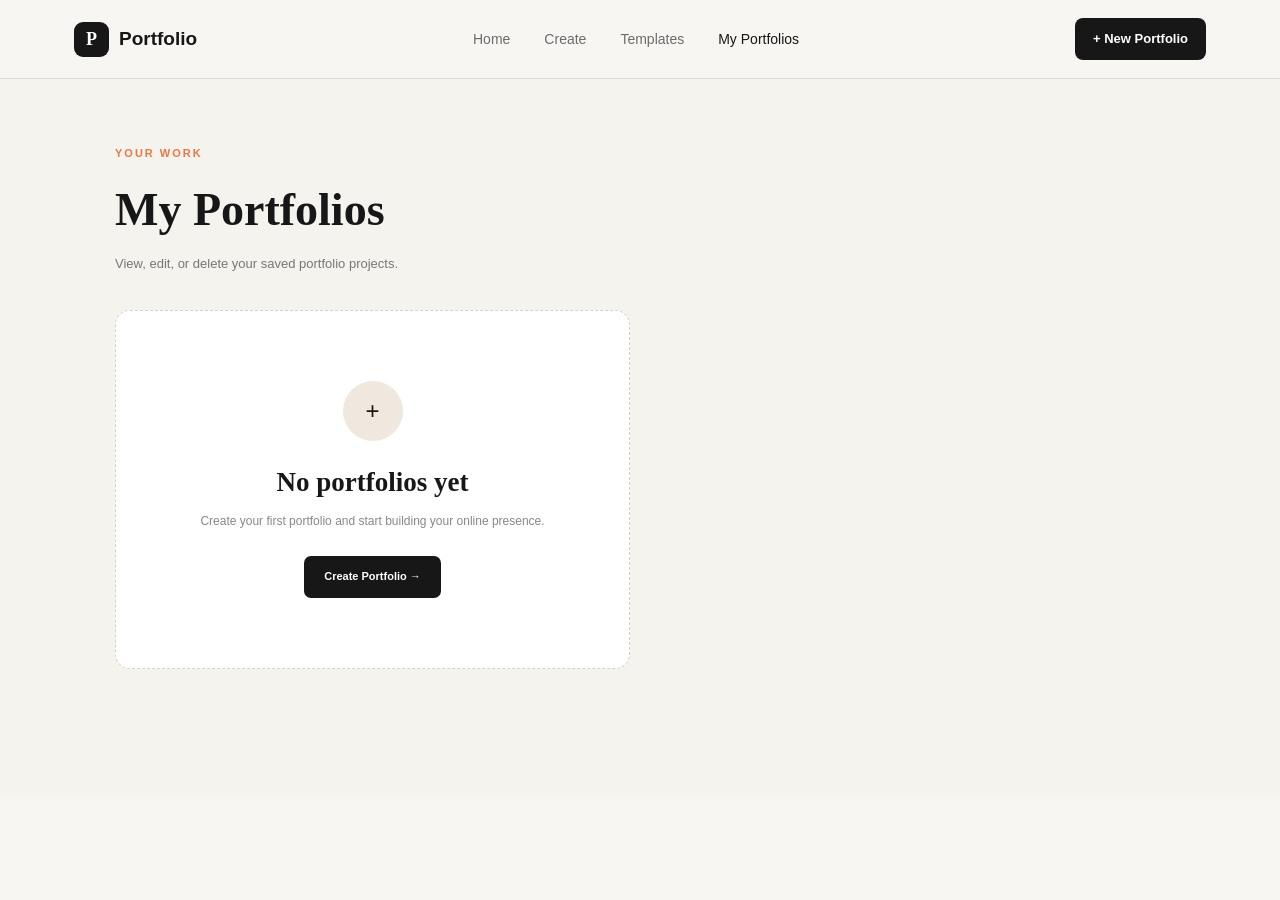
<file: manage.html>
<!DOCTYPE html>
<html lang="en">

<head>

    <meta charset="UTF-8">

    <meta
        name="viewport"
        content="width=device-width, initial-scale=1.0"
    >

    <title>My Portfolios — Portfolio</title>

    <link
        rel="stylesheet"
        href="css/style.css"
    >

    <style>

        .manage-page {
            padding: 60px 20px 100px;
            background: #f5f3ee;
            min-height: 80vh;
        }

        .manage-container {
            max-width: 1050px;
            margin: auto;
        }

        .manage-heading {
            margin-bottom: 35px;
        }

        .manage-heading span {
            color: #e87945;
            font-size: 11px;
            font-weight: 700;
            letter-spacing: 2px;
            text-transform: uppercase;
        }

        .manage-heading h1 {
            font-family: "Playfair Display", serif;
            font-size: 46px;
            margin: 8px 0;
        }

        .manage-heading p {
            color: #777;
            font-size: 13px;
        }

        .portfolio-list {
            display: grid;
            grid-template-columns: repeat(2, 1fr);
            gap: 20px;
        }

        .portfolio-card {
            background: white;
            border: 1px solid #e3dfd7;
            border-radius: 14px;
            padding: 25px;

            transition: .2s ease;
        }

        .portfolio-card:hover {
            transform: translateY(-3px);
            box-shadow: 0 12px 30px rgba(0,0,0,.06);
        }

        .portfolio-card-top {
            display: flex;
            align-items: center;
            gap: 15px;
            margin-bottom: 20px;
        }

        .portfolio-avatar {
            width: 58px;
            height: 58px;

            border-radius: 50%;

            background: #f0e5dc;

            display: flex;
            align-items: center;
            justify-content: center;

            font-size: 18px;
            font-weight: 700;

            color: #d2693e;
        }

        .portfolio-card h2 {
            font-family: "Playfair Display", serif;
            font-size: 23px;
            margin-bottom: 4px;
        }

        .portfolio-card-email {
            color: #888;
            font-size: 11px;
        }

        .template-badge {
            display: inline-block;

            margin-bottom: 20px;

            padding: 6px 10px;

            border-radius: 50px;

            background: #f2f0eb;

            color: #666;

            font-size: 10px;

            text-transform: uppercase;

            letter-spacing: 1px;
        }

        .portfolio-card-actions {
            display: flex;
            gap: 8px;

            border-top: 1px solid #eee;

            padding-top: 18px;
        }

        .action-button {
            flex: 1;

            border: 1px solid #ddd8cf;

            background: white;

            padding: 10px;

            border-radius: 7px;

            cursor: pointer;

            font-size: 11px;

            font-weight: 600;
        }

        .action-button:hover {
            background: #f5f3ee;
        }

        .action-button.primary {
            background: #171717;
            color: white;
            border-color: #171717;
        }

        .action-button.delete {
            color: #c94d4d;
        }

        .empty-state {
            background: white;

            border: 1px dashed #d5d0c8;

            border-radius: 15px;

            text-align: center;

            padding: 70px 30px;
        }

        .empty-icon {
            width: 60px;
            height: 60px;

            background: #f0e8df;

            border-radius: 50%;

            margin: 0 auto 20px;

            display: flex;
            align-items: center;
            justify-content: center;

            font-size: 24px;
        }

        .empty-state h2 {
            font-family: "Playfair Display", serif;
            font-size: 27px;
            margin-bottom: 8px;
        }

        .empty-state p {
            color: #888;
            font-size: 12px;
            margin-bottom: 25px;
        }

        .create-button {
            display: inline-block;

            background: #171717;
            color: white;

            padding: 12px 20px;

            border-radius: 7px;

            font-size: 11px;
            font-weight: 700;
        }

        @media (max-width: 700px) {

            .portfolio-list {
                grid-template-columns: 1fr;
            }

            .manage-heading h1 {
                font-size: 38px;
            }

        }

    </style>

</head>


<body>


<header class="navbar">

    <div class="nav-container">

        <a
            href="index.html"
            class="logo"
        >

            <span class="logo-mark">
                P
            </span>

            <span>
                Portfolio
            </span>

        </a>


        <nav class="nav-links">

            <a href="index.html">
                Home
            </a>

            <a href="create.html">
                Create
            </a>

            <a href="templates.html">
                Templates
            </a>

            <a
                href="manage.html"
                class="active"
            >
                My Portfolios
            </a>

        </nav>


        <a
            href="create.html"
            class="nav-button"
        >
            + New Portfolio
        </a>

    </div>

</header>


<main class="manage-page">

    <div class="manage-container">


        <div class="manage-heading">

            <span>
                Your Work
            </span>

            <h1>
                My Portfolios
            </h1>

            <p>
                View, edit, or delete your saved portfolio projects.
            </p>

        </div>


        <div
            id="portfolioList"
            class="portfolio-list"
        ></div>


    </div>

</main>


<script>


    /* =========================================
       LOAD SAVED PORTFOLIOS
    ========================================= */

    const portfolioList =
        document.getElementById(
            "portfolioList"
        );


    let portfolios =
        JSON.parse(
            localStorage.getItem(
                "savedPortfolios"
            )
        ) || [];


    renderPortfolios();


    /* =========================================
       RENDER
    ========================================= */

    function renderPortfolios() {

        if (portfolios.length === 0) {

            portfolioList.innerHTML = `

                <div class="empty-state">

                    <div class="empty-icon">
                        +
                    </div>

                    <h2>
                        No portfolios yet
                    </h2>

                    <p>
                        Create your first portfolio and
                        start building your online presence.
                    </p>

                    <a
                        href="create.html"
                        class="create-button"
                    >
                        Create Portfolio →
                    </a>

                </div>

            `;

            return;

        }


        portfolioList.innerHTML =
            portfolios
                .map(
                    portfolio =>
                        createPortfolioCard(
                            portfolio
                        )
                )
                .join("");

    }


    /* =========================================
       PORTFOLIO CARD
    ========================================= */

    function createPortfolioCard(
        portfolio
    ) {

        const template =
            portfolio.selectedTemplate ||
            "simple";


        const templateName =
            template.charAt(0).toUpperCase() +
            template.slice(1);


        return `

            <div
                class="portfolio-card"
            >


                <div class="portfolio-card-top">


                    <div class="portfolio-avatar">

                        ${getInitials(
                            portfolio.fullName
                        )}

                    </div>


                    <div>

                        <h2>
                            ${escapeHTML(
                                portfolio.fullName ||
                                "Untitled Portfolio"
                            )}
                        </h2>

                        <div
                            class="portfolio-card-email"
                        >
                            ${escapeHTML(
                                portfolio.email || ""
                            )}
                        </div>

                    </div>


                </div>


                <span class="template-badge">

                    ${templateName}
                    Template

                </span>


                <div
                    class="portfolio-card-actions"
                >

                    <button
                        class="action-button primary"
                        onclick="viewPortfolio('${portfolio.id}')"
                    >
                        View
                    </button>


                    <button
                        class="action-button"
                        onclick="editPortfolio('${portfolio.id}')"
                    >
                        Edit
                    </button>


                    <button
                        class="action-button delete"
                        onclick="deletePortfolio('${portfolio.id}')"
                    >
                        Delete
                    </button>

                </div>


            </div>

        `;

    }


    /* =========================================
       VIEW
    ========================================= */

    function viewPortfolio(id) {

        const portfolio =
            portfolios.find(
                item => item.id === id
            );


        if (!portfolio) {

            alert(
                "Portfolio not found."
            );

            return;

        }


        localStorage.setItem(
            "currentPortfolio",
            JSON.stringify(portfolio)
        );


        window.location.href =
            "preview.html";

    }


    /* =========================================
       EDIT
    ========================================= */

    function editPortfolio(id) {

        const portfolio =
            portfolios.find(
                item => item.id === id
            );


        if (!portfolio) {

            alert(
                "Portfolio not found."
            );

            return;

        }


        localStorage.setItem(
            "currentPortfolio",
            JSON.stringify(portfolio)
        );


        window.location.href =
            "create.html";

    }


    /* =========================================
       DELETE
    ========================================= */

    function deletePortfolio(id) {

        const portfolio =
            portfolios.find(
                item => item.id === id
            );


        if (!portfolio) {

            return;

        }


        const confirmed =
            confirm(
                `Delete ${portfolio.fullName}'s portfolio?`
            );


        if (!confirmed) {

            return;

        }


        portfolios =
            portfolios.filter(
                item => item.id !== id
            );


        localStorage.setItem(
            "savedPortfolios",
            JSON.stringify(portfolios)
        );


        renderPortfolios();

    }


    /* =========================================
       GET INITIALS
    ========================================= */

    function getInitials(name) {

        if (!name) {

            return "P";

        }


        return name
            .split(" ")
            .map(
                word =>
                    word.charAt(0)
            )
            .slice(0, 2)
            .join("")
            .toUpperCase();

    }


    /* =========================================
       SECURITY
    ========================================= */

    function escapeHTML(value) {

        if (
            value === null ||
            value === undefined
        ) {

            return "";

        }


        return String(value)
            .replace(
                /&/g,
                "&amp;"
            )
            .replace(
                /</g,
                "&lt;"
            )
            .replace(
                />/g,
                "&gt;"
            )
            .replace(
                /"/g,
                "&quot;"
            )
            .replace(
                /'/g,
                "&#039;"
            );

    }

</script>


</body>

</html>
</file>
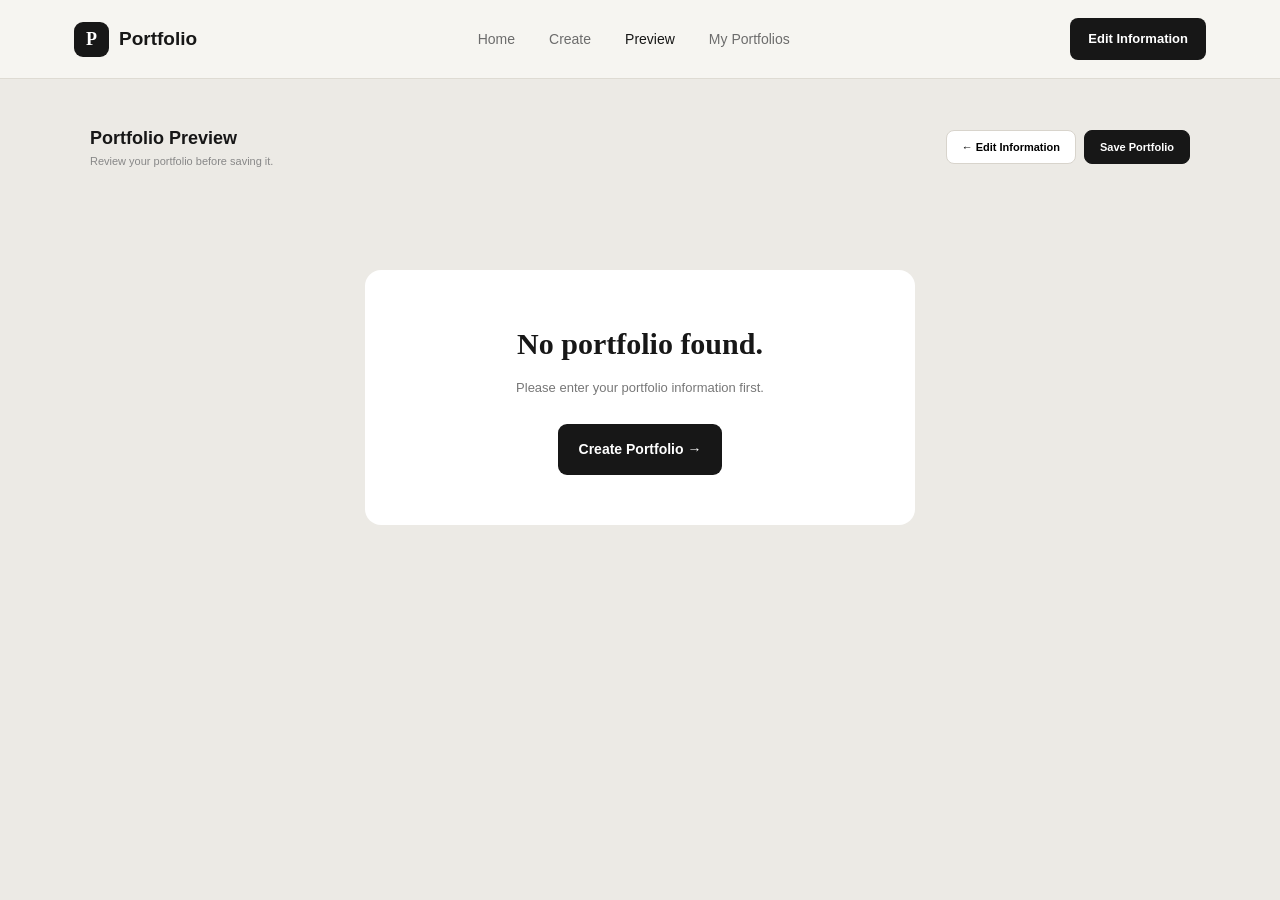
<file: preview.html>
<!DOCTYPE html>
<html lang="en">

<head>

    <meta charset="UTF-8">

    <meta
        name="viewport"
        content="width=device-width, initial-scale=1.0"
    >

    <title>Portfolio Preview — Portfolio</title>

    <link
        rel="stylesheet"
        href="css/style.css"
    >

    <style>

        body {
            background: #eceae5;
        }

        .preview-page {
            padding: 45px 20px 80px;
        }

        .preview-toolbar {
            max-width: 1100px;
            margin: 0 auto 25px;

            display: flex;
            align-items: center;
            justify-content: space-between;

            gap: 15px;
        }

        .preview-toolbar h1 {
            font-size: 18px;
        }

        .preview-toolbar p {
            color: #888;
            font-size: 11px;
        }

        .toolbar-buttons {
            display: flex;
            gap: 8px;
        }

        .toolbar-button {
            border: 1px solid #d8d4cc;
            background: white;
            padding: 10px 15px;
            border-radius: 8px;
            cursor: pointer;

            font-size: 11px;
            font-weight: 600;
        }

        .toolbar-button.primary {
            background: #171717;
            color: white;
            border-color: #171717;
        }

        .portfolio-output {
            max-width: 1100px;
            margin: auto;
        }


        /* =========================================
           SHARED PORTFOLIO STYLES
        ========================================= */

        .portfolio-output * {
            box-sizing: border-box;
        }

        .portfolio-output a {
            text-decoration: none;
        }

        .portfolio-name {
            font-family: "Playfair Display", serif;
        }


        /* =========================================
           SIMPLE TEMPLATE
        ========================================= */

        .portfolio-simple {
            background: #fff;
            min-height: 900px;

            padding: 65px 75px;

            color: #202020;
        }

        .simple-header {
            text-align: center;

            padding-bottom: 45px;

            border-bottom: 1px solid #e4e1da;
        }

        .simple-profile {
            width: 105px;
            height: 105px;

            border-radius: 50%;

            background: #dedbd3;

            margin: 0 auto 20px;

            display: flex;
            align-items: center;
            justify-content: center;

            color: #888;
            font-size: 32px;
            font-weight: 700;

            overflow: hidden;
        }

        .simple-profile img {
            width: 100%;
            height: 100%;
            object-fit: cover;
        }

        .simple-header h1 {
            font-family: "Playfair Display", serif;
            font-size: 46px;

            margin-bottom: 7px;
        }

        .simple-header .simple-contact {
            color: #777;
            font-size: 12px;
        }

        .simple-about {
            max-width: 700px;
            margin: 45px auto;

            text-align: center;
        }

        .simple-about h2,
        .simple-section h2 {
            font-size: 14px;
            text-transform: uppercase;
            letter-spacing: 2px;

            margin-bottom: 13px;
        }

        .simple-about p {
            color: #666;
            font-size: 13px;
            line-height: 1.8;
        }

        .simple-grid {
            display: grid;
            grid-template-columns: 1fr 1fr;

            gap: 50px;

            margin-top: 45px;
        }

        .simple-section {
            margin-bottom: 35px;
        }

        .simple-section p,
        .simple-section li {
            color: #666;
            font-size: 12px;
            line-height: 1.7;
        }

        .simple-section ul {
            padding-left: 18px;
        }

        .simple-item {
            margin-bottom: 17px;
        }

        .simple-item strong {
            display: block;
            font-size: 13px;
            color: #252525;
        }

        .simple-item span {
            color: #999;
            font-size: 11px;
        }

        .simple-socials {
            display: flex;
            justify-content: center;
            gap: 15px;

            margin-top: 40px;
            padding-top: 25px;

            border-top: 1px solid #e4e1da;
        }

        .simple-socials a {
            color: #666;
            font-size: 11px;
            font-weight: 600;
        }


        /* =========================================
           MODERN TEMPLATE
        ========================================= */

        .portfolio-modern {
            background: #f6f5f1;

            min-height: 900px;

            display: grid;

            grid-template-columns: 270px 1fr;

            color: #202321;
        }

        .modern-sidebar {
            background: #1e2421;
            color: white;

            padding: 50px 30px;
        }

        .modern-profile {
            width: 110px;
            height: 110px;

            border-radius: 50%;

            background: #d99675;

            margin: 0 auto 20px;

            overflow: hidden;

            display: flex;
            align-items: center;
            justify-content: center;

            font-size: 30px;
            font-weight: 700;
        }

        .modern-profile img {
            width: 100%;
            height: 100%;
            object-fit: cover;
        }

        .modern-sidebar h1 {
            text-align: center;

            font-family: "Playfair Display", serif;

            font-size: 26px;

            margin-bottom: 5px;
        }

        .modern-sidebar .modern-role {
            text-align: center;

            color: #aeb5b0;

            font-size: 11px;

            margin-bottom: 45px;
        }

        .modern-side-section {
            margin-bottom: 35px;
        }

        .modern-side-section h3 {
            color: #d99675;

            font-size: 9px;

            letter-spacing: 2px;

            text-transform: uppercase;

            margin-bottom: 12px;
        }

        .modern-side-section p,
        .modern-side-section a {
            color: #c5cac7;

            font-size: 11px;

            line-height: 1.8;

            display: block;
        }

        .modern-main {
            padding: 55px;
        }

        .modern-intro-label {
            color: #d17851;

            font-size: 10px;

            letter-spacing: 2px;

            font-weight: 700;

            margin-bottom: 10px;
        }

        .modern-main h2 {
            font-family: "Playfair Display", serif;

            font-size: 40px;

            margin-bottom: 14px;
        }

        .modern-about {
            color: #777;

            font-size: 13px;

            line-height: 1.8;

            max-width: 700px;

            margin-bottom: 50px;
        }

        .modern-section {
            margin-bottom: 45px;
        }

        .modern-section-title {
            display: flex;

            align-items: center;

            gap: 15px;

            margin-bottom: 20px;
        }

        .modern-section-title span {
            font-size: 13px;

            font-weight: 700;
        }

        .modern-section-title::after {
            content: "";

            height: 1px;

            background: #dedbd4;

            flex: 1;
        }

        .modern-card-grid {
            display: grid;

            grid-template-columns: repeat(2, 1fr);

            gap: 15px;
        }

        .modern-card {
            background: white;

            border: 1px solid #e2dfd8;

            border-radius: 10px;

            padding: 20px;
        }

        .modern-card h4 {
            font-size: 14px;

            margin-bottom: 5px;
        }

        .modern-card small {
            color: #d17851;

            font-size: 10px;
        }

        .modern-card p {
            color: #777;

            font-size: 11px;

            line-height: 1.6;

            margin-top: 10px;
        }

        .modern-skills {
            display: flex;

            flex-wrap: wrap;

            gap: 8px;
        }

        .modern-skill {
            background: white;

            border: 1px solid #ddd9d1;

            border-radius: 50px;

            padding: 7px 12px;

            font-size: 10px;

            color: #555;
        }


        /* =========================================
           CREATIVE TEMPLATE
        ========================================= */

        .portfolio-creative {
            background: #f0eaf5;

            min-height: 900px;

            position: relative;

            overflow: hidden;

            color: #302938;

            padding: 65px;
        }

        .creative-decoration-one {
            position: absolute;

            width: 300px;
            height: 300px;

            background: #cbb4dc;

            border-radius: 50%;

            right: -100px;
            top: -100px;
        }

        .creative-decoration-two {
            position: absolute;

            width: 180px;
            height: 180px;

            background: #e6a583;

            border-radius: 50%;

            left: -80px;
            bottom: -70px;
        }

        .creative-inner {
            position: relative;

            z-index: 2;

            max-width: 850px;

            margin: auto;
        }

        .creative-hero {
            min-height: 330px;

            display: grid;

            grid-template-columns: 1fr 220px;

            align-items: center;

            gap: 50px;
        }

        .creative-label {
            color: #7567a8;

            font-size: 11px;

            letter-spacing: 3px;

            font-weight: 700;

            margin-bottom: 15px;
        }

        .creative-hero h1 {
            font-family: "Playfair Display", serif;

            font-size: 64px;

            line-height: 1;

            margin-bottom: 13px;
        }

        .creative-role {
            font-size: 15px;

            color: #806f91;

            margin-bottom: 20px;
        }

        .creative-about {
            color: #655b6d;

            font-size: 12px;

            line-height: 1.8;

            max-width: 550px;
        }

        .creative-profile {
            width: 210px;
            height: 210px;

            border-radius: 35% 65% 60% 40% / 40% 35% 65% 60%;

            background: #e2cde9;

            overflow: hidden;

            display: flex;

            align-items: center;
            justify-content: center;

            font-size: 40px;

            font-weight: 700;

            box-shadow: 15px 15px 0 #d3b7df;
        }

        .creative-profile img {
            width: 100%;
            height: 100%;

            object-fit: cover;
        }

        .creative-section {
            background: rgba(255,255,255,.78);

            border-radius: 18px;

            padding: 28px;

            margin-top: 22px;

            box-shadow: 0 10px 30px rgba(70,50,80,.05);
        }

        .creative-section h2 {
            font-family: "Playfair Display", serif;

            font-size: 25px;

            margin-bottom: 18px;
        }

        .creative-project-grid {
            display: grid;

            grid-template-columns: repeat(2, 1fr);

            gap: 15px;
        }

        .creative-project {
            background: #f7f2fa;

            border-radius: 12px;

            padding: 20px;

            border: 1px solid #e2d7e8;
        }

        .creative-project h3 {
            font-size: 14px;

            margin-bottom: 7px;
        }

        .creative-project p {
            font-size: 11px;

            color: #746a7a;

            line-height: 1.7;
        }

        .creative-education-item {
            border-left: 3px solid #9b83ae;

            padding-left: 15px;

            margin-bottom: 18px;
        }

        .creative-education-item strong {
            display: block;

            font-size: 13px;
        }

        .creative-education-item span {
            color: #806f91;

            font-size: 10px;
        }

        .creative-socials {
            display: flex;

            flex-wrap: wrap;

            gap: 10px;
        }

        .creative-socials a {
            background: #302938;

            color: white;

            border-radius: 50px;

            padding: 8px 13px;

            font-size: 10px;
        }


        /* =========================================
           EMPTY STATE
        ========================================= */

        .empty-preview {
            max-width: 550px;

            margin: 100px auto;

            text-align: center;

            background: white;

            padding: 50px;

            border-radius: 16px;
        }

        .empty-preview h2 {
            font-family: "Playfair Display", serif;

            font-size: 30px;

            margin-bottom: 10px;
        }

        .empty-preview p {
            color: #777;

            font-size: 13px;

            margin-bottom: 25px;
        }


        /* =========================================
           RESPONSIVE
        ========================================= */

        @media (max-width: 800px) {

            .preview-toolbar {
                flex-direction: column;
                align-items: flex-start;
            }

            .portfolio-simple {
                padding: 40px 25px;
            }

            .simple-grid {
                grid-template-columns: 1fr;
                gap: 0;
            }

            .portfolio-modern {
                grid-template-columns: 1fr;
            }

            .modern-sidebar {
                padding: 35px 25px;
            }

            .modern-main {
                padding: 35px 25px;
            }

            .modern-card-grid {
                grid-template-columns: 1fr;
            }

            .creative-hero {
                grid-template-columns: 1fr;
            }

            .creative-profile {
                width: 160px;
                height: 160px;
            }

            .portfolio-creative {
                padding: 35px 20px;
            }

            .creative-hero h1 {
                font-size: 48px;
            }

            .creative-project-grid {
                grid-template-columns: 1fr;
            }

        }

    </style>

</head>


<body>


<header class="navbar">

    <div class="nav-container">

        <a
            href="index.html"
            class="logo"
        >

            <span class="logo-mark">
                P
            </span>

            <span>
                Portfolio
            </span>

        </a>


        <nav class="nav-links">

            <a href="index.html">
                Home
            </a>

            <a href="create.html">
                Create
            </a>

            <a
                href="templates.html"
                class="active"
            >
                Preview
            </a>

            <a href="manage.html">
                My Portfolios
            </a>

        </nav>


        <a
    href="#"
    class="nav-button"
    onclick="editPortfolio(); return false;"
>
    Edit Information
</a>

    </div>

</header>


<main class="preview-page">


    <div class="preview-toolbar">

        <div>

            <h1>
                Portfolio Preview
            </h1>

            <p>
                Review your portfolio before saving it.
            </p>

        </div>


        <div class="toolbar-buttons">

            <button
                class="toolbar-button"
                onclick="editPortfolio()"
            >
                ← Edit Information
            </button>

            <button
                class="toolbar-button primary"
                onclick="savePortfolio()"
            >
                Save Portfolio
            </button>

        </div>

    </div>


    <div
        id="portfolioOutput"
        class="portfolio-output"
    ></div>


</main>


<script>

    /* =========================================
       GET DATA
    ========================================= */

    const portfolio =
        JSON.parse(
            localStorage.getItem("currentPortfolio")
        );


    const output =
        document.getElementById("portfolioOutput");


    /* =========================================
       CHECK DATA
    ========================================= */

    if (!portfolio) {

        output.innerHTML = `

            <div class="empty-preview">

                <h2>
                    No portfolio found.
                </h2>

                <p>
                    Please enter your portfolio information first.
                </p>

                <a
                    href="create.html"
                    class="btn btn-primary"
                >
                    Create Portfolio →
                </a>

            </div>

        `;

    } else {

        renderPortfolio();

    }


    /* =========================================
       RENDER PORTFOLIO
    ========================================= */

    function renderPortfolio() {

        const template =
            portfolio.selectedTemplate || "simple";


        if (template === "simple") {

            renderSimple();

        } else if (template === "modern") {

            renderModern();

        } else if (template === "creative") {

            renderCreative();

        }

    }


    /* =========================================
       PROFILE IMAGE
    ========================================= */

    

        function getProfileImage(name) {

    if (portfolio.profile_image_url) {

        return `
            <img
                src="${portfolio.profile_image_url}"
                alt="${escapeHTML(name || "Profile Picture")}"
            >
        `;

    }

    return getInitials(name);

}


function getInitials(name) {

    if (!name) return "P";

    return name
        .split(" ")
        .map(word => word.charAt(0))
        .slice(0, 2)
        .join("")
        .toUpperCase();

}


    /* =========================================
       SIMPLE TEMPLATE
    ========================================= */

    function renderSimple() {

        output.innerHTML = `

            <section class="portfolio-simple">

                <div class="simple-header">

                    <div class="simple-profile">

    ${getProfileImage(portfolio.fullName)}

</div>

                    <h1 class="portfolio-name">
                        ${escapeHTML(portfolio.fullName)}
                    </h1>

                    <div class="simple-contact">

                        ${escapeHTML(portfolio.email || "")}

                        ${portfolio.contactNumber
                            ? " • " + escapeHTML(portfolio.contactNumber)
                            : ""
                        }

                        ${portfolio.address
                            ? " • " + escapeHTML(portfolio.address)
                            : ""
                        }

                    </div>

                </div>


                <div class="simple-about">

                    <h2>
                        About Me
                    </h2>

                    <p>
                        ${escapeHTML(
                            portfolio.aboutMe || "No description provided."
                        )}
                    </p>

                </div>


                <div class="simple-grid">

                    <div>

                        <div class="simple-section">

                            <h2>
                                Education
                            </h2>

                            ${renderSimpleEducation()}

                        </div>


                        <div class="simple-section">

                            <h2>
                                Experience
                            </h2>

                            ${renderSimpleExperience()}

                        </div>

                    </div>


                    <div>

                        <div class="simple-section">

                            <h2>
                                Skills
                            </h2>

                            <p>
                                ${escapeHTML(
                                    portfolio.skills || "No skills added."
                                )}
                            </p>

                        </div>


                        <div class="simple-section">

                            <h2>
                                Projects
                            </h2>

                            ${renderSimpleProjects()}

                        </div>

                    </div>

                </div>


                ${renderSimpleSocials()}

            </section>

        `;

    }


    function renderSimpleEducation() {

        if (!portfolio.education ||
            portfolio.education.length === 0) {

            return "<p>No education added.</p>";

        }


        return portfolio.education
            .map(item => `

                <div class="simple-item">

                    <strong>
                        ${escapeHTML(item.degree || item.school || "")}
                    </strong>

                    <span>
                        ${escapeHTML(item.school || "")}
                        ${item.year
                            ? " • " + escapeHTML(item.year)
                            : ""
                        }
                    </span>

                    ${
                        item.description
                        ? `<p>${escapeHTML(item.description)}</p>`
                        : ""
                    }

                </div>

            `)
            .join("");

    }


    function renderSimpleExperience() {

        if (!portfolio.experience ||
            portfolio.experience.length === 0) {

            return "<p>No experience added.</p>";

        }


        return portfolio.experience
            .map(item => `

                <div class="simple-item">

                    <strong>
                        ${escapeHTML(item.position || "")}
                    </strong>

                    <span>
                        ${escapeHTML(item.company || "")}
                        ${item.duration
                            ? " • " + escapeHTML(item.duration)
                            : ""
                        }
                    </span>

                    ${
                        item.description
                        ? `<p>${escapeHTML(item.description)}</p>`
                        : ""
                    }

                </div>

            `)
            .join("");

    }


    function renderSimpleProjects() {

        if (!portfolio.projects ||
            portfolio.projects.length === 0) {

            return "<p>No projects added.</p>";

        }


        return portfolio.projects
            .map(item => `

                <div class="simple-item">

                    <strong>
                        ${escapeHTML(item.name || "")}
                    </strong>

                    ${
                        item.link
                        ? `
                            <a
                                href="${safeURL(item.link)}"
                                target="_blank"
                                style="
                                    color:#e87945;
                                    font-size:11px;
                                "
                            >
                                View Project
                            </a>
                        `
                        : ""
                    }

                    ${
                        item.description
                        ? `<p>${escapeHTML(item.description)}</p>`
                        : ""
                    }

                </div>

            `)
            .join("");

    }


    function renderSimpleSocials() {

        const links = [];

        if (portfolio.github)
            links.push(
                `<a href="${safeURL(portfolio.github)}" target="_blank">GitHub</a>`
            );

        if (portfolio.linkedin)
            links.push(
                `<a href="${safeURL(portfolio.linkedin)}" target="_blank">LinkedIn</a>`
            );

        if (portfolio.facebook)
            links.push(
                `<a href="${safeURL(portfolio.facebook)}" target="_blank">Facebook</a>`
            );

        if (portfolio.website)
            links.push(
                `<a href="${safeURL(portfolio.website)}" target="_blank">Website</a>`
            );


        if (links.length === 0)
            return "";


        return `

            <div class="simple-socials">
                ${links.join("")}
            </div>

        `;

    }


    /* =========================================
       MODERN TEMPLATE
    ========================================= */

    function renderModern() {

        output.innerHTML = `

            <section class="portfolio-modern">


                <aside class="modern-sidebar">

                    <div class="modern-profile">

    ${getProfileImage(portfolio.fullName)}

</div>


                    <h1>
                        ${escapeHTML(portfolio.fullName)}
                    </h1>


                    <div class="modern-role">
                        Portfolio
                    </div>


                    <div class="modern-side-section">

                        <h3>
                            Contact
                        </h3>

                        <p>
                            ${escapeHTML(portfolio.email || "")}
                        </p>

                        <p>
                            ${escapeHTML(
                                portfolio.contactNumber || ""
                            )}
                        </p>

                        <p>
                            ${escapeHTML(
                                portfolio.address || ""
                            )}
                        </p>

                    </div>


                    <div class="modern-side-section">

                        <h3>
                            Social
                        </h3>

                        ${portfolio.github
                            ? `<a href="${safeURL(portfolio.github)}" target="_blank">GitHub</a>`
                            : ""
                        }

                        ${portfolio.linkedin
                            ? `<a href="${safeURL(portfolio.linkedin)}" target="_blank">LinkedIn</a>`
                            : ""
                        }

                        ${portfolio.website
                            ? `<a href="${safeURL(portfolio.website)}" target="_blank">Website</a>`
                            : ""
                        }

                    </div>

                </aside>


                <div class="modern-main">

                    <div class="modern-intro-label">
                        HELLO, I'M
                    </div>

                    <h2>
                        ${escapeHTML(portfolio.fullName)}
                    </h2>

                    <p class="modern-about">
                        ${escapeHTML(
                            portfolio.aboutMe || ""
                        )}
                    </p>


                    <section class="modern-section">

                        <div class="modern-section-title">
                            <span>
                                Skills
                            </span>
                        </div>

                        <div class="modern-skills">

                            ${renderModernSkills()}

                        </div>

                    </section>


                    <section class="modern-section">

                        <div class="modern-section-title">
                            <span>
                                Projects
                            </span>
                        </div>

                        <div class="modern-card-grid">

                            ${renderModernProjects()}

                        </div>

                    </section>


                    <section class="modern-section">

                        <div class="modern-section-title">
                            <span>
                                Education
                            </span>
                        </div>

                        <div class="modern-card-grid">

                            ${renderModernEducation()}

                        </div>

                    </section>


                    <section class="modern-section">

                        <div class="modern-section-title">
                            <span>
                                Experience
                            </span>
                        </div>

                        <div class="modern-card-grid">

                            ${renderModernExperience()}

                        </div>

                    </section>

                </div>

            </section>

        `;

    }


    function renderModernSkills() {

        if (!portfolio.skills)
            return `<span class="modern-skill">No skills added</span>`;


        return portfolio.skills
            .split(",")
            .map(skill => `

                <span class="modern-skill">
                    ${escapeHTML(skill.trim())}
                </span>

            `)
            .join("");

    }


    function renderModernProjects() {

        if (!portfolio.projects ||
            portfolio.projects.length === 0) {

            return `
                <div class="modern-card">
                    <p>No projects added.</p>
                </div>
            `;

        }


        return portfolio.projects
            .map(item => `

                <article class="modern-card">

                    <h4>
                        ${escapeHTML(item.name || "Project")}
                    </h4>

                    ${
                        item.link
                        ? `
                            <small>
                                <a
                                    href="${safeURL(item.link)}"
                                    target="_blank"
                                    style="color:#d17851"
                                >
                                    View Project →
                                </a>
                            </small>
                        `
                        : ""
                    }

                    <p>
                        ${escapeHTML(
                            item.description || ""
                        )}
                    </p>

                </article>

            `)
            .join("");

    }


    function renderModernEducation() {

        if (!portfolio.education ||
            portfolio.education.length === 0) {

            return `
                <div class="modern-card">
                    <p>No education added.</p>
                </div>
            `;

        }


        return portfolio.education
            .map(item => `

                <article class="modern-card">

                    <h4>
                        ${escapeHTML(
                            item.degree ||
                            item.school ||
                            ""
                        )}
                    </h4>

                    <small>
                        ${escapeHTML(item.school || "")}
                    </small>

                    <p>
                        ${escapeHTML(item.year || "")}
                    </p>

                </article>

            `)
            .join("");

    }


    function renderModernExperience() {

        if (!portfolio.experience ||
            portfolio.experience.length === 0) {

            return `
                <div class="modern-card">
                    <p>No experience added.</p>
                </div>
            `;

        }


        return portfolio.experience
            .map(item => `

                <article class="modern-card">

                    <h4>
                        ${escapeHTML(
                            item.position || ""
                        )}
                    </h4>

                    <small>
                        ${escapeHTML(
                            item.company || ""
                        )}
                    </small>

                    <p>
                        ${escapeHTML(
                            item.duration || ""
                        )}
                    </p>

                    <p>
                        ${escapeHTML(
                            item.description || ""
                        )}
                    </p>

                </article>

            `)
            .join("");

    }


    /* =========================================
       CREATIVE TEMPLATE
    ========================================= */

    function renderCreative() {

        output.innerHTML = `

            <section class="portfolio-creative">


                <div class="creative-decoration-one"></div>

                <div class="creative-decoration-two"></div>


                <div class="creative-inner">


                    <div class="creative-hero">


                        <div>

                            <div class="creative-label">
                                PORTFOLIO
                            </div>

                            <h1>
                                ${escapeHTML(
                                    portfolio.fullName
                                )}
                            </h1>

                            <div class="creative-role">
                                Creative Professional
                            </div>

                            <p class="creative-about">
                                ${escapeHTML(
                                    portfolio.aboutMe || ""
                                )}
                            </p>

                        </div>


                        <div class="creative-profile">

    ${getProfileImage(
        portfolio.fullName
    )}

</div>


                    </div>


                    <section class="creative-section">

                        <h2>
                            My Skills
                        </h2>

                        <div class="creative-socials">

                            ${renderCreativeSkills()}

                        </div>

                    </section>


                    <section class="creative-section">

                        <h2>
                            Selected Projects
                        </h2>

                        <div class="creative-project-grid">

                            ${renderCreativeProjects()}

                        </div>

                    </section>


                    <section class="creative-section">

                        <h2>
                            Education
                        </h2>

                        ${renderCreativeEducation()}

                    </section>


                    <section class="creative-section">

                        <h2>
                            Experience
                        </h2>

                        ${renderCreativeExperience()}

                    </section>


                    <section class="creative-section">

                        <h2>
                            Find Me Online
                        </h2>

                        <div class="creative-socials">

                            ${renderCreativeSocials()}

                        </div>

                    </section>


                </div>

            </section>

        `;

    }


    function renderCreativeSkills() {

        if (!portfolio.skills)
            return "<span>No skills added.</span>";


        return portfolio.skills
            .split(",")
            .map(skill => `

                <span class="creative-socials">
                    ${escapeHTML(skill.trim())}
                </span>

            `)
            .join("");

    }


    function renderCreativeProjects() {

        if (!portfolio.projects ||
            portfolio.projects.length === 0) {

            return `
                <div class="creative-project">
                    <p>No projects added.</p>
                </div>
            `;

        }


        return portfolio.projects
            .map(item => `

                <article class="creative-project">

                    <h3>
                        ${escapeHTML(
                            item.name || "Project"
                        )}
                    </h3>

                    <p>
                        ${escapeHTML(
                            item.description || ""
                        )}
                    </p>

                    ${
                        item.link
                        ? `
                            <p style="margin-top:10px;">
                                <a
                                    href="${safeURL(item.link)}"
                                    target="_blank"
                                    style="
                                        color:#7567a8;
                                        font-weight:700;
                                    "
                                >
                                    View Project →
                                </a>
                            </p>
                        `
                        : ""
                    }

                </article>

            `)
            .join("");

    }


    function renderCreativeEducation() {

        if (!portfolio.education ||
            portfolio.education.length === 0) {

            return "<p>No education added.</p>";

        }


        return portfolio.education
            .map(item => `

                <div class="creative-education-item">

                    <strong>
                        ${escapeHTML(
                            item.degree ||
                            item.school ||
                            ""
                        )}
                    </strong>

                    <span>
                        ${escapeHTML(
                            item.school || ""
                        )}

                        ${
                            item.year
                            ? " • " +
                              escapeHTML(item.year)
                            : ""
                        }
                    </span>

                    ${
                        item.description
                        ? `
                            <p style="
                                font-size:11px;
                                color:#746a7a;
                                margin-top:5px;
                            ">
                                ${escapeHTML(
                                    item.description
                                )}
                            </p>
                        `
                        : ""
                    }

                </div>

            `)
            .join("");

    }


    function renderCreativeExperience() {

        if (!portfolio.experience ||
            portfolio.experience.length === 0) {

            return "<p>No experience added.</p>";

        }


        return portfolio.experience
            .map(item => `

                <div class="creative-education-item">

                    <strong>
                        ${escapeHTML(
                            item.position || ""
                        )}
                    </strong>

                    <span>
                        ${escapeHTML(
                            item.company || ""
                        )}

                        ${
                            item.duration
                            ? " • " +
                              escapeHTML(item.duration)
                            : ""
                        }
                    </span>

                    ${
                        item.description
                        ? `
                            <p style="
                                font-size:11px;
                                color:#746a7a;
                                margin-top:5px;
                            ">
                                ${escapeHTML(
                                    item.description
                                )}
                            </p>
                        `
                        : ""
                    }

                </div>

            `)
            .join("");

    }


    function renderCreativeSocials() {

        const links = [];

        if (portfolio.github) {

            links.push(`
                <a
                    href="${safeURL(portfolio.github)}"
                    target="_blank"
                >
                    GitHub
                </a>
            `);

        }

        if (portfolio.linkedin) {

            links.push(`
                <a
                    href="${safeURL(portfolio.linkedin)}"
                    target="_blank"
                >
                    LinkedIn
                </a>
            `);

        }

        if (portfolio.facebook) {

            links.push(`
                <a
                    href="${safeURL(portfolio.facebook)}"
                    target="_blank"
                >
                    Facebook
                </a>
            `);

        }

        if (portfolio.website) {

            links.push(`
                <a
                    href="${safeURL(portfolio.website)}"
                    target="_blank"
                >
                    Website
                </a>
            `);

        }


        if (links.length === 0)
            return "<span>No social links added.</span>";


        return links.join("");

    }


    /* =========================================
       EDIT
    ========================================= */

   function editPortfolio() {

    if (portfolio && portfolio.id) {
        localStorage.setItem("editPortfolioId", portfolio.id);
    }

    window.location.href = "create.html";
}


    /* =========================================
       SAVE
    ========================================= */

    function savePortfolio() {

        const existing =
            JSON.parse(
                localStorage.getItem("savedPortfolios")
            ) || [];


        const portfolioToSave = {

            ...portfolio,

            id:
                portfolio.id ||
                Date.now().toString(),

            savedAt:
                new Date().toISOString()

        };


        const index =
            existing.findIndex(
                item => item.id === portfolioToSave.id
            );


        if (index >= 0) {

            existing[index] =
                portfolioToSave;

        } else {

            existing.push(
                portfolioToSave
            );

        }


        localStorage.setItem(
            "savedPortfolios",
            JSON.stringify(existing)
        );


        localStorage.setItem(
            "currentPortfolio",
            JSON.stringify(portfolioToSave)
        );


        alert(
            "Portfolio saved successfully!"
        );


        window.location.href =
            "manage.html";

    }


    /* =========================================
       SECURITY HELPERS
    ========================================= */

    function escapeHTML(value) {

        if (value === null ||
            value === undefined) {

            return "";

        }

        return String(value)
            .replace(/&/g, "&amp;")
            .replace(/</g, "&lt;")
            .replace(/>/g, "&gt;")
            .replace(/"/g, "&quot;")
            .replace(/'/g, "&#039;");

    }


    function safeURL(value) {

        if (!value)
            return "#";


        try {

            const url =
                new URL(value);

            if (
                url.protocol === "http:" ||
                url.protocol === "https:"
            ) {

                return url.href;

            }

        } catch (error) {

            return "#";

        }


        return "#";

    }

</script>


</body>

</html>
</file>
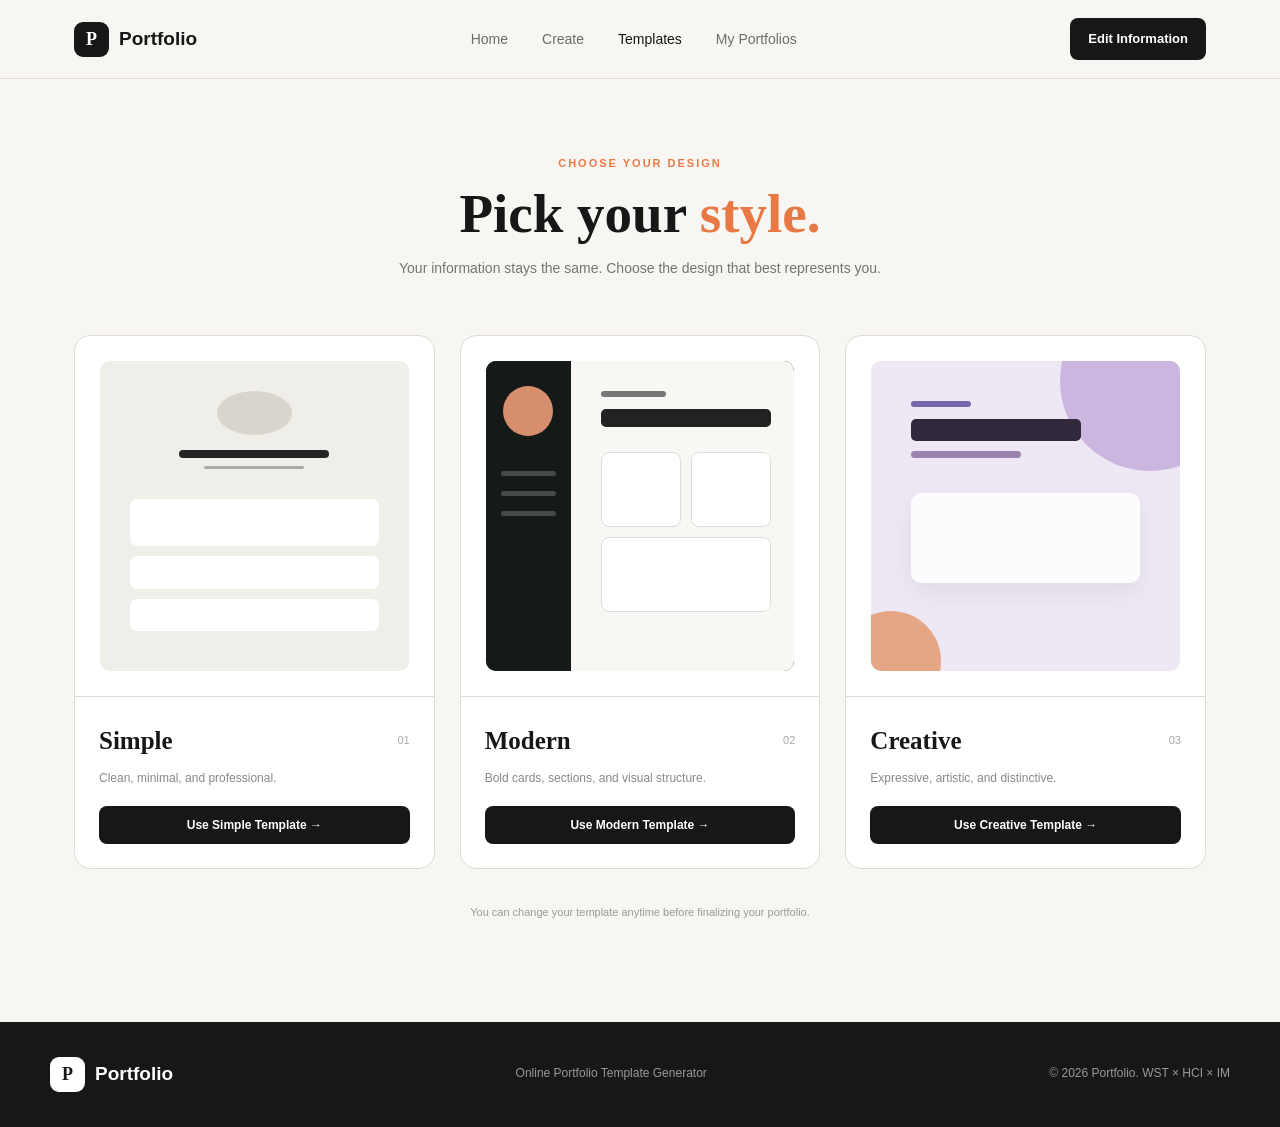
<file: templates.html>
<!DOCTYPE html>
<html lang="en">

<head>

    <meta charset="UTF-8">

    <meta
        name="viewport"
        content="width=device-width, initial-scale=1.0"
    >

    <title>Choose Template — Portfolio</title>

    <link
        rel="stylesheet"
        href="css/style.css"
    >

    <style>

        .templates-page {
            max-width: 1180px;
            margin: auto;
            padding: 70px 24px 100px;
        }

        .templates-header {
            text-align: center;
            max-width: 650px;
            margin: 0 auto 55px;
        }

        .templates-header .section-label {
            display: inline-block;
            margin-bottom: 12px;
        }

        .templates-header h1 {
            font-family: "Playfair Display", serif;
            font-size: 55px;
            line-height: 1.05;
            margin-bottom: 15px;
        }

        .templates-header h1 span {
            color: var(--orange);
        }

        .templates-header p {
            color: var(--gray);
            font-size: 14px;
        }

        .template-choice-grid {
            display: grid;
            grid-template-columns: repeat(3, 1fr);
            gap: 25px;
        }

        .choice-card {
            background: white;
            border: 1px solid var(--border);
            border-radius: 16px;
            overflow: hidden;
            transition: 0.25s ease;
        }

        .choice-card:hover {
            transform: translateY(-7px);
            box-shadow:
                0 20px 50px rgba(0, 0, 0, 0.09);
        }

        .choice-preview {
            height: 360px;
            padding: 25px;
        }

        .choice-info {
            padding: 24px;
            border-top: 1px solid var(--border);
        }

        .choice-info-top {
            display: flex;
            align-items: center;
            justify-content: space-between;
            margin-bottom: 8px;
        }

        .choice-number {
            font-size: 11px;
            color: #aaa;
        }

        .choice-info h2 {
            font-family: "Playfair Display", serif;
            font-size: 25px;
        }

        .choice-info p {
            color: #888;
            font-size: 12px;
            margin-bottom: 18px;
        }

        .choose-button {
            width: 100%;
            border: none;
            padding: 12px;
            border-radius: 8px;
            background: var(--dark);
            color: white;
            cursor: pointer;
            font-size: 12px;
            font-weight: 600;
            transition: 0.2s ease;
        }

        .choose-button:hover {
            background: #333;
        }

        /* SIMPLE */

        .simple-preview {
            background: #f0eee9;
            height: 100%;
            padding: 30px;
            border-radius: 10px;

            display: flex;
            flex-direction: column;
            align-items: center;
        }

        .simple-avatar {
            width: 75px;
            height: 75px;
            border-radius: 50%;
            background: #d8d5cd;
            margin-bottom: 15px;
        }

        .simple-name {
            width: 150px;
            height: 14px;
            background: #252525;
            border-radius: 4px;
            margin-bottom: 8px;
        }

        .simple-role {
            width: 100px;
            height: 6px;
            background: #aaa;
            border-radius: 4px;
            margin-bottom: 30px;
        }

        .simple-section {
            width: 100%;
            height: 55px;
            background: white;
            border-radius: 7px;
            margin-bottom: 10px;
        }

        .simple-section.large {
            height: 80px;
        }

        /* MODERN */

        .modern-preview {
            height: 100%;
            background: #1f2421;
            border-radius: 10px;

            display: grid;
            grid-template-columns: 85px 1fr;

            overflow: hidden;
        }

        .modern-preview-sidebar {
            background: #151917;
            padding: 25px 15px;
        }

        .modern-preview-avatar {
            width: 50px;
            height: 50px;
            border-radius: 50%;
            background: #d68e6c;
            margin: 0 auto 35px;
        }

        .modern-nav-line {
            height: 5px;
            background: #454b47;
            border-radius: 5px;
            margin-bottom: 15px;
        }

        .modern-preview-main {
            background: #f8f7f3;
            padding: 30px;
        }

        .modern-small {
            width: 65px;
            height: 6px;
            background: #777;
            border-radius: 5px;
            margin-bottom: 12px;
        }

        .modern-big {
            width: 170px;
            height: 18px;
            background: #222;
            border-radius: 5px;
            margin-bottom: 25px;
        }

        .modern-card-grid {
            display: grid;
            grid-template-columns: repeat(2, 1fr);
            gap: 10px;
        }

        .modern-card-box {
            height: 75px;
            background: white;
            border: 1px solid #ddd;
            border-radius: 8px;
        }

        .modern-card-box.wide {
            grid-column: span 2;
        }

        /* CREATIVE */

        .creative-preview {
            height: 100%;
            background: #eee8f4;
            border-radius: 10px;
            position: relative;
            overflow: hidden;
        }

        .creative-circle-one {
            position: absolute;
            width: 180px;
            height: 180px;
            border-radius: 50%;
            background: #cbb6df;
            top: -70px;
            right: -60px;
        }

        .creative-circle-two {
            position: absolute;
            width: 100px;
            height: 100px;
            border-radius: 50%;
            background: #e5a685;
            bottom: -40px;
            left: -30px;
        }

        .creative-preview-content {
            position: relative;
            padding: 40px;
        }

        .creative-label {
            width: 60px;
            height: 6px;
            background: #7567a8;
            border-radius: 5px;
            margin-bottom: 12px;
        }

        .creative-name {
            width: 170px;
            height: 22px;
            background: #31293b;
            border-radius: 5px;
            margin-bottom: 10px;
        }

        .creative-role {
            width: 110px;
            height: 7px;
            background: #9b83ae;
            border-radius: 5px;
            margin-bottom: 35px;
        }

        .creative-box {
            width: 100%;
            height: 90px;
            background: rgba(255,255,255,0.85);
            border-radius: 10px;
            box-shadow: 0 10px 25px rgba(0,0,0,.06);
        }

        .template-note {
            text-align: center;
            color: #999;
            font-size: 11px;
            margin-top: 35px;
        }

        @media (max-width: 850px) {

            .template-choice-grid {
                grid-template-columns: 1fr;
                max-width: 550px;
                margin: auto;
            }

            .templates-header h1 {
                font-size: 43px;
            }

        }

    </style>

</head>


<body>


<header class="navbar">

    <div class="nav-container">

        <a
            href="index.html"
            class="logo"
        >

            <span class="logo-mark">
                P
            </span>

            <span>
                Portfolio
            </span>

        </a>


        <nav class="nav-links">

            <a href="index.html">
                Home
            </a>

            <a href="create.html">
                Create
            </a>

            <a
                href="templates.html"
                class="active"
            >
                Templates
            </a>

            <a href="manage.html">
                My Portfolios
            </a>

        </nav>


        <a
            href="create.html"
            class="nav-button"
        >
            Edit Information
        </a>

    </div>

</header>


<main class="templates-page">


    <div class="templates-header">

        <span class="section-label">
            CHOOSE YOUR DESIGN
        </span>

        <h1>
            Pick your <span>style.</span>
        </h1>

        <p>
            Your information stays the same.
            Choose the design that best represents you.
        </p>

    </div>


    <div class="template-choice-grid">


        <!-- SIMPLE -->

        <article class="choice-card">

            <div class="choice-preview">

                <div class="simple-preview">

                    <div class="simple-avatar"></div>

                    <div class="simple-name"></div>

                    <div class="simple-role"></div>

                    <div class="simple-section large"></div>

                    <div class="simple-section"></div>

                    <div class="simple-section"></div>

                </div>

            </div>


            <div class="choice-info">

                <div class="choice-info-top">

                    <h2>
                        Simple
                    </h2>

                    <span class="choice-number">
                        01
                    </span>

                </div>

                <p>
                    Clean, minimal, and professional.
                </p>

                <button
                    class="choose-button"
                    onclick="selectTemplate('simple')"
                >
                    Use Simple Template →
                </button>

            </div>

        </article>


        <!-- MODERN -->

        <article class="choice-card">

            <div class="choice-preview">

                <div class="modern-preview">

                    <div class="modern-preview-sidebar">

                        <div class="modern-preview-avatar"></div>

                        <div class="modern-nav-line"></div>

                        <div class="modern-nav-line"></div>

                        <div class="modern-nav-line"></div>

                    </div>


                    <div class="modern-preview-main">

                        <div class="modern-small"></div>

                        <div class="modern-big"></div>

                        <div class="modern-card-grid">

                            <div class="modern-card-box"></div>

                            <div class="modern-card-box"></div>

                            <div class="modern-card-box wide"></div>

                        </div>

                    </div>

                </div>

            </div>


            <div class="choice-info">

                <div class="choice-info-top">

                    <h2>
                        Modern
                    </h2>

                    <span class="choice-number">
                        02
                    </span>

                </div>

                <p>
                    Bold cards, sections, and visual structure.
                </p>

                <button
                    class="choose-button"
                    onclick="selectTemplate('modern')"
                >
                    Use Modern Template →
                </button>

            </div>

        </article>


        <!-- CREATIVE -->

        <article class="choice-card">

            <div class="choice-preview">

                <div class="creative-preview">

                    <div class="creative-circle-one"></div>

                    <div class="creative-circle-two"></div>


                    <div class="creative-preview-content">

                        <div class="creative-label"></div>

                        <div class="creative-name"></div>

                        <div class="creative-role"></div>

                        <div class="creative-box"></div>

                    </div>

                </div>

            </div>


            <div class="choice-info">

                <div class="choice-info-top">

                    <h2>
                        Creative
                    </h2>

                    <span class="choice-number">
                        03
                    </span>

                </div>

                <p>
                    Expressive, artistic, and distinctive.
                </p>

                <button
                    class="choose-button"
                    onclick="selectTemplate('creative')"
                >
                    Use Creative Template →
                </button>

            </div>

        </article>


    </div>


    <p class="template-note">
        You can change your template anytime before finalizing your portfolio.
    </p>


</main>


<footer class="footer">

    <div class="footer-container">

        <div class="logo">

            <span class="logo-mark">
                P
            </span>

            <span>
                Portfolio
            </span>

        </div>

        <p>
            Online Portfolio Template Generator
        </p>

        <p class="footer-copy">
            © 2026 Portfolio. WST × HCI × IM
        </p>

    </div>

</footer>


<script>

    function selectTemplate(template) {

        const portfolio =
            JSON.parse(
                localStorage.getItem("currentPortfolio")
            );

        if (!portfolio) {

            alert(
                "Please complete your portfolio information first."
            );

            window.location.href =
                "create.html";

            return;
        }


        portfolio.selectedTemplate =
            template;


        localStorage.setItem(
            "currentPortfolio",
            JSON.stringify(portfolio)
        );


        window.location.href =
            "preview.html";

    }

</script>


</body>

</html>
</file>
<file: css/style.css>
/* =====================================================
   PORTFOLIA — MAIN WEBSITE STYLES
   WST × HCI × IM FINALS PROJECT
   ===================================================== */


/* ---------- RESET ---------- */

* {
    margin: 0;
    padding: 0;
    box-sizing: border-box;
}

html {
    scroll-behavior: smooth;
}

body {
    font-family: "DM Sans", sans-serif;
    background: #f7f6f2;
    color: #171717;
    line-height: 1.6;
}

a {
    text-decoration: none;
    color: inherit;
}

button,
input,
textarea,
select {
    font-family: inherit;
}


/* ---------- COLORS ---------- */

:root {
    --dark: #171717;
    --dark-soft: #292929;

    --cream: #f7f6f2;
    --white: #ffffff;

    --orange: #e87945;
    --orange-light: #f4a27d;

    --green: #567568;
    --purple: #7567a8;

    --gray: #747474;
    --light-gray: #e8e6df;

    --border: #dedbd3;
}


/* ---------- NAVBAR ---------- */

.navbar {
    width: 100%;
    background: rgba(247, 246, 242, 0.95);
    border-bottom: 1px solid var(--border);
    position: sticky;
    top: 0;
    z-index: 1000;
    backdrop-filter: blur(12px);
}

.nav-container {
    max-width: 1180px;
    margin: auto;
    height: 78px;

    display: flex;
    align-items: center;
    justify-content: space-between;

    padding: 0 24px;
}

.logo {
    display: flex;
    align-items: center;
    gap: 10px;

    font-weight: 700;
    font-size: 19px;
}

.logo-mark {
    width: 35px;
    height: 35px;

    background: var(--dark);
    color: white;

    display: flex;
    align-items: center;
    justify-content: center;

    border-radius: 9px;

    font-family: "Playfair Display", serif;
    font-size: 18px;
}

.nav-links {
    display: flex;
    align-items: center;
    gap: 34px;
}

.nav-links a {
    color: #6c6c6c;
    font-size: 14px;
    font-weight: 500;

    transition: 0.2s ease;
}

.nav-links a:hover,
.nav-links a.active {
    color: var(--dark);
}

.nav-button {
    background: var(--dark);
    color: white;

    padding: 11px 18px;
    border-radius: 8px;

    font-size: 13px;
    font-weight: 600;

    transition: 0.2s ease;
}

.nav-button:hover {
    transform: translateY(-2px);
    background: #333;
}


/* ---------- HERO ---------- */

.hero {
    max-width: 1180px;
    margin: auto;

    min-height: 650px;

    padding: 90px 24px;

    display: grid;
    grid-template-columns: 1fr 1fr;

    align-items: center;
    gap: 70px;
}

.hero-content {
    max-width: 560px;
}

.hero-badge {
    display: inline-block;

    background: #eeeae1;
    color: #666057;

    padding: 8px 14px;

    border-radius: 50px;

    font-size: 12px;
    font-weight: 600;

    margin-bottom: 25px;
}

.hero h1 {
    font-family: "Playfair Display", serif;

    font-size: clamp(50px, 6vw, 76px);

    line-height: 1.02;

    letter-spacing: -2px;

    margin-bottom: 25px;
}

.hero h1 span {
    color: var(--orange);
    display: block;
}

.hero p {
    color: var(--gray);

    font-size: 17px;
    line-height: 1.8;

    max-width: 500px;

    margin-bottom: 32px;
}

.hero-actions {
    display: flex;
    gap: 12px;

    flex-wrap: wrap;
}

.btn {
    display: inline-flex;
    align-items: center;
    justify-content: center;

    gap: 10px;

    padding: 14px 21px;

    border-radius: 9px;

    font-size: 14px;
    font-weight: 600;

    transition: 0.2s ease;
}

.btn-primary {
    background: var(--dark);
    color: white;
}

.btn-primary:hover {
    transform: translateY(-2px);
    background: #333;
}

.btn-primary span {
    font-size: 18px;
}

.btn-secondary {
    border: 1px solid var(--border);
    background: white;
}

.btn-secondary:hover {
    background: #eee;
}

.hero-note {
    margin-top: 24px;

    font-size: 12px;
    color: #777;
}

.hero-note span {
    color: var(--green);
}


/* ---------- HERO PREVIEW ---------- */

.hero-preview {
    position: relative;
}

.preview-window {
    background: white;

    border: 1px solid #ddd9d1;

    border-radius: 16px;

    overflow: hidden;

    box-shadow:
        0 30px 80px rgba(0, 0, 0, 0.08),
        0 5px 20px rgba(0, 0, 0, 0.04);

    transform: rotate(1.5deg);

    transition: 0.3s ease;
}

.preview-window:hover {
    transform: rotate(0deg) translateY(-5px);
}

.preview-topbar {
    height: 44px;

    border-bottom: 1px solid #e5e3de;

    display: flex;
    align-items: center;

    padding: 0 15px;

    gap: 20px;
}

.window-dots {
    display: flex;
    gap: 5px;
}

.window-dots span {
    width: 8px;
    height: 8px;

    background: #d5d2ca;

    border-radius: 50%;
}

.preview-address {
    background: #f3f2ee;

    color: #999;

    border-radius: 5px;

    padding: 4px 60px;

    font-size: 9px;

    margin: auto;
}

.preview-body {
    display: grid;
    grid-template-columns: 130px 1fr;

    min-height: 400px;
}

.preview-sidebar {
    background: #202522;

    padding: 30px 20px;

    display: flex;
    flex-direction: column;
    align-items: center;
}

.preview-avatar {
    width: 58px;
    height: 58px;

    background: #e9a07b;
    color: white;

    border-radius: 50%;

    display: flex;
    align-items: center;
    justify-content: center;

    font-weight: 700;

    margin-bottom: 22px;
}

.preview-line {
    width: 65px;
    height: 5px;

    background: #525854;

    border-radius: 10px;

    margin-bottom: 8px;
}

.preview-line.large {
    width: 75px;
}

.preview-menu {
    width: 100%;
    margin-top: 35px;
}

.preview-menu div {
    height: 6px;
    background: #3c423f;

    border-radius: 10px;

    margin-bottom: 15px;
}

.preview-main {
    padding: 45px 35px;

    background: #fcfbf8;
}

.preview-small-label {
    font-size: 9px;

    letter-spacing: 2px;

    color: #888;

    margin-bottom: 10px;
}

.preview-title {
    font-family: "Playfair Display", serif;

    font-size: 36px;

    margin-bottom: 5px;
}

.preview-text {
    color: #888;

    font-size: 12px;

    margin-bottom: 30px;
}

.preview-cards {
    display: grid;
    grid-template-columns: repeat(3, 1fr);

    gap: 10px;
}

.mini-card {
    background: white;

    border: 1px solid #e5e2db;

    padding: 17px;

    border-radius: 8px;
}

.mini-card strong {
    display: block;

    font-family: "Playfair Display", serif;

    font-size: 22px;
}

.mini-card span {
    font-size: 9px;
    color: #999;
}


/* ---------- FEATURES ---------- */

.features-section {
    background: white;

    padding: 100px 24px;
}

.section-heading {
    max-width: 700px;
    margin: auto;

    text-align: center;

    margin-bottom: 55px;
}

.section-heading span,
.section-label {
    font-size: 11px;

    letter-spacing: 2px;

    font-weight: 700;

    color: var(--orange);
}

.section-heading h2,
.template-heading h2 {
    font-family: "Playfair Display", serif;

    font-size: 45px;

    line-height: 1.1;

    margin: 12px 0;
}

.section-heading h2 em,
.template-heading h2 em {
    color: var(--orange);
    font-style: normal;
}

.section-heading p {
    color: #777;

    max-width: 500px;

    margin: auto;

    font-size: 14px;
}

.feature-grid {
    max-width: 1050px;
    margin: auto;

    display: grid;

    grid-template-columns: repeat(3, 1fr);

    gap: 20px;
}

.feature-card {
    border: 1px solid var(--border);

    padding: 30px;

    border-radius: 14px;

    position: relative;

    background: #fff;

    transition: 0.25s ease;
}

.feature-card:hover {
    transform: translateY(-5px);

    box-shadow: 0 15px 40px rgba(0, 0, 0, 0.06);
}

.feature-card.featured {
    background: #f7f2ec;
    border-color: #ead8ca;
}

.feature-number {
    position: absolute;

    top: 25px;
    right: 25px;

    font-size: 11px;

    color: #aaa;
}

.feature-icon {
    width: 45px;
    height: 45px;

    display: flex;
    align-items: center;
    justify-content: center;

    background: #eeeae3;

    border-radius: 10px;

    font-size: 20px;

    margin-bottom: 25px;
}

.feature-card h3 {
    font-size: 17px;

    margin-bottom: 10px;
}

.feature-card p {
    color: #777;

    font-size: 13px;

    line-height: 1.7;
}


/* ---------- TEMPLATE SECTION ---------- */

.template-section {
    max-width: 1180px;
    margin: auto;

    padding: 110px 24px;
}

.template-heading {
    display: flex;

    align-items: end;

    justify-content: space-between;

    margin-bottom: 45px;
}

.text-link {
    font-size: 13px;

    font-weight: 600;

    border-bottom: 1px solid var(--dark);

    padding-bottom: 4px;
}

.template-preview-grid {
    display: grid;

    grid-template-columns: repeat(3, 1fr);

    gap: 22px;
}

.template-preview-card {
    border-radius: 14px;

    overflow: hidden;

    background: white;

    border: 1px solid var(--border);

    transition: 0.25s ease;
}

.template-preview-card:hover {
    transform: translateY(-7px);

    box-shadow: 0 20px 50px rgba(0, 0, 0, 0.08);
}

.template-image {
    height: 260px;

    overflow: hidden;

    padding: 25px;
}

.simple-card .template-image {
    background: #eceae5;
}

.modern-card .template-image {
    background: #202522;
}

.creative-card .template-image {
    background: #eee9f4;
}


/* ---------- SIMPLE DEMO ---------- */

.simple-demo {
    height: 100%;

    background: white;

    border-radius: 8px;

    padding: 30px;

    box-shadow: 0 10px 25px rgba(0,0,0,.05);
}

.demo-circle {
    width: 35px;
    height: 35px;

    background: #ddd;

    border-radius: 50%;

    margin-bottom: 15px;
}

.demo-title {
    width: 110px;
    height: 12px;

    background: #333;

    border-radius: 4px;

    margin-bottom: 8px;
}

.demo-line {
    width: 150px;
    height: 5px;

    background: #ddd;

    border-radius: 5px;

    margin-bottom: 6px;
}

.demo-line.short {
    width: 90px;
}

.demo-section {
    width: 100%;
    height: 35px;

    background: #f1f0ed;

    margin-top: 25px;

    border-radius: 5px;
}

.demo-section.small {
    margin-top: 8px;
}


/* ---------- MODERN DEMO ---------- */

.modern-demo {
    height: 100%;

    background: white;

    display: grid;

    grid-template-columns: 65px 1fr;

    border-radius: 8px;

    overflow: hidden;
}

.modern-side {
    background: #151917;
}

.modern-content {
    padding: 25px;
}

.modern-title {
    width: 120px;
    height: 10px;

    background: #333;

    border-radius: 4px;

    margin-bottom: 25px;
}

.modern-grid {
    display: grid;

    grid-template-columns: repeat(2, 1fr);

    gap: 8px;
}

.modern-grid div {
    height: 55px;

    background: #e9e7e1;

    border-radius: 6px;
}

.modern-grid div:last-child {
    grid-column: span 2;
}


/* ---------- CREATIVE DEMO ---------- */

.creative-demo {
    height: 100%;

    background: #faf8fc;

    border-radius: 8px;

    position: relative;

    overflow: hidden;
}

.creative-shape {
    position: absolute;

    width: 150px;
    height: 150px;

    background: #d9c8e9;

    border-radius: 50%;

    right: -50px;
    top: -50px;
}

.creative-content {
    position: relative;

    padding: 35px;
}

.creative-title {
    width: 130px;
    height: 13px;

    background: #3b3243;

    border-radius: 4px;

    margin-bottom: 10px;
}

.creative-line {
    width: 80px;
    height: 5px;

    background: #b69acb;

    border-radius: 5px;
}

.creative-box {
    width: 100%;
    height: 75px;

    background: white;

    border-radius: 8px;

    margin-top: 35px;

    box-shadow: 0 8px 20px rgba(0,0,0,.06);
}


/* ---------- TEMPLATE INFO ---------- */

.template-info {
    padding: 20px 22px 23px;

    display: grid;

    grid-template-columns: 30px 1fr;

    column-gap: 8px;
}

.template-info span {
    grid-row: span 2;

    color: #aaa;

    font-size: 11px;
}

.template-info h3 {
    font-size: 18px;
}

.template-info p {
    font-size: 12px;

    color: #888;
}


/* ---------- FOOTER ---------- */

.footer {
    background: var(--dark);

    color: white;

    padding: 35px 24px;
}

.footer-container {
    max-width: 1180px;

    margin: auto;

    display: flex;

    align-items: center;

    justify-content: space-between;

    gap: 20px;
}

.footer .logo {
    color: white;
}

.footer .logo-mark {
    background: white;
    color: var(--dark);
}

.footer p {
    color: #999;

    font-size: 12px;
}

.footer-copy {
    text-align: right;
}


/* ---------- RESPONSIVE ---------- */

@media (max-width: 900px) {

    .hero {
        grid-template-columns: 1fr;

        padding-top: 60px;
    }

    .hero-content {
        max-width: 700px;
    }

    .feature-grid {
        grid-template-columns: 1fr;
        max-width: 550px;
    }

    .template-preview-grid {
        grid-template-columns: 1fr;

        max-width: 500px;

        margin: auto;
    }

    .template-heading {
        align-items: start;

        flex-direction: column;

        gap: 20px;
    }

}


@media (max-width: 650px) {

    .nav-links {
        display: none;
    }

    .nav-button {
        padding: 9px 12px;
        font-size: 11px;
    }

    .hero {
        padding: 55px 20px;
    }

    .hero h1 {
        font-size: 48px;
    }

    .hero p {
        font-size: 15px;
    }

    .hero-preview {
        display: none;
    }

    .features-section,
    .template-section {
        padding: 70px 20px;
    }

    .section-heading h2,
    .template-heading h2 {
        font-size: 37px;
    }

    .footer-container {
        flex-direction: column;
        align-items: flex-start;
    }

    .footer-copy {
        text-align: left;
    }

}
</file>
